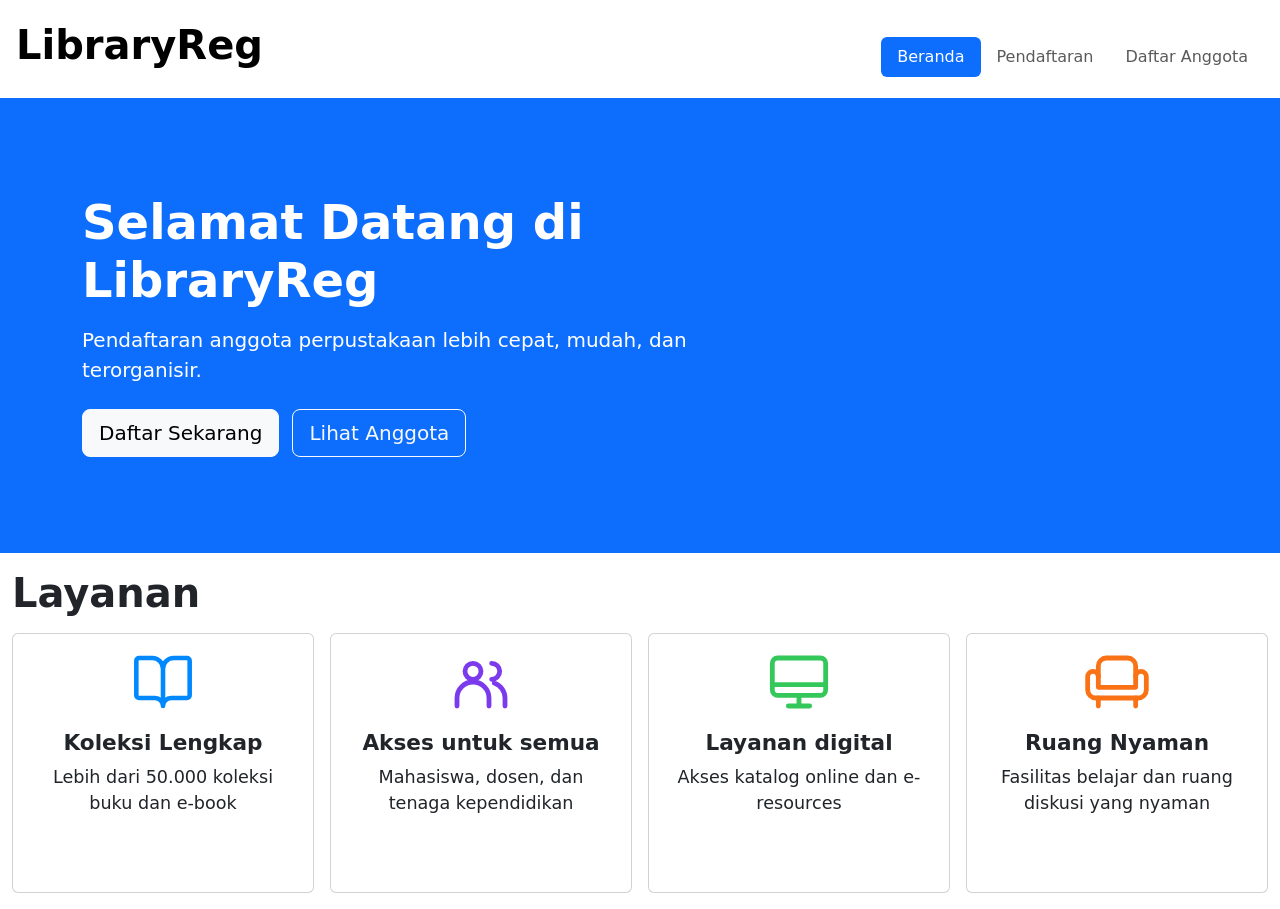
<file: ets/index.html>
<!doctype html>
<html lang="en">
  <head>
    <meta charset="utf-8" />
    <meta name="viewport" content="width=device-width, initial-scale=1" />
    <link
      href="https://cdn.jsdelivr.net/npm/bootstrap@5.3.8/dist/css/bootstrap.min.css"
      rel="stylesheet"
      integrity="sha384-sRIl4kxILFvY47J16cr9ZwB07vP4J8+LH7qKQnuqkuIAvNWLzeN8tE5YBujZqJLB"
      crossorigin="anonymous"
    />
    <style>
      .service-card {
        min-height: 260px;
      }

      .service-icon {
        width: 64px;
        height: 64px;
        object-fit: contain;
        margin: 1rem auto 0;
      }
      .card-title {
        font-weight: 700;
        font-size: 1.35rem;
      }

      .card-text {
        font-size: 1.1rem;
      }
    </style>
  </head>
  <body>
    <header class="px-3">
      <nav class="navbar navbar-expand-sm py-3">
        <div class="container-fluid px-0">
          <h2 class="navbar-brand fs-1 fw-bold">LibraryReg</h2>
          <button
            class="navbar-toggler bg-primary"
            type="button"
            data-bs-toggle="collapse"
            data-bs-target="#main-navigation"
          >
            <span class="navbar-toggler-icon"></span>
          </button>
          <div class="collapse navbar-collapse mt-3" id="main-navigation">
            <div class="navbar-nav ms-auto align-items-md-center">
              <a
                href="./"
                class="nav-link active bg-primary text-white rounded px-3"
                >Beranda</a
              >
              <a href="./pendaftaran/" class="nav-link px-3">Pendaftaran</a>
              <a href="./anggota/" class="nav-link px-3">Daftar Anggota</a>
            </div>
          </div>
        </div>
      </nav>
    </header>
    <section class="bg-primary text-white py-5">
      <div class="container py-5">
        <div class="row align-items-center g-4">
          <div class="col-12 col-lg-7">
            <h1 class="display-5 fw-bold mb-3">Selamat Datang di LibraryReg</h1>
            <p class="lead mb-4">
              Pendaftaran anggota perpustakaan lebih cepat, mudah, dan
              terorganisir.
            </p>
            <a
              href="./pendaftaran/"
              class="btn btn-light btn-lg mt-2 mt-sm-0 me-2"
              >Daftar Sekarang</a
            >
            <a
              href="./anggota/"
              class="btn btn-outline-light btn-lg mt-2 mt-sm-0"
              >Lihat Anggota</a
            >
          </div>
        </div>
      </div>
    </section>
    <div class="container-fluid pb-3">
      <div class="row">
        <h3 class="display-6 fw-bold mt-3">Layanan</h3>
      </div>
      <div class="row g-3 text-center">
        <div class="col-12 col-sm-6 col-lg-3 d-flex">
          <div class="card service-card mt-2 w-100">
            <img
              src="./assets/Koleksi lengkap — icon.svg"
              class="service-icon"
              alt=""
            />
            <div class="card-body">
              <h5 class="card-title">Koleksi Lengkap</h5>
              <p class="card-text">Lebih dari 50.000 koleksi buku dan e-book</p>
            </div>
          </div>
        </div>
        <div class="col-12 col-sm-6 col-lg-3 d-flex">
          <div class="card service-card mt-2 w-100">
            <img
              src="./assets/Akses untuk semua — icon.svg"
              class="service-icon"
              alt=""
            />
            <div class="card-body">
              <h5 class="card-title">Akses untuk semua</h5>
              <p class="card-text">Mahasiswa, dosen, dan tenaga kependidikan</p>
            </div>
          </div>
        </div>
        <div class="col-12 col-sm-6 col-lg-3 d-flex">
          <div class="card service-card mt-2 w-100">
            <img
              src="./assets/Layanan digital — icon.svg"
              class="service-icon"
              alt=""
            />
            <div class="card-body">
              <h5 class="card-title">Layanan digital</h5>
              <p class="card-text">Akses katalog online dan e-resources</p>
            </div>
          </div>
        </div>
        <div class="col-12 col-sm-6 col-lg-3 d-flex">
          <div class="card service-card mt-2 w-100">
            <img
              src="./assets/ruang nyaman — icon.svg"
              class="service-icon"
              alt=""
            />
            <div class="card-body">
              <h5 class="card-title">Ruang Nyaman</h5>
              <p class="card-text">
                Fasilitas belajar dan ruang diskusi yang nyaman
              </p>
            </div>
          </div>
        </div>
      </div>
    </div>
    <script
      src="https://cdn.jsdelivr.net/npm/bootstrap@5.3.8/dist/js/bootstrap.bundle.min.js"
      integrity="sha384-FKyoEForCGlyvwx9Hj09JcYn3nv7wiPVlz7YYwJrWVcXK/BmnVDxM+D2scQbITxI"
      crossorigin="anonymous"
    ></script>
  </body>
</html>
</file>
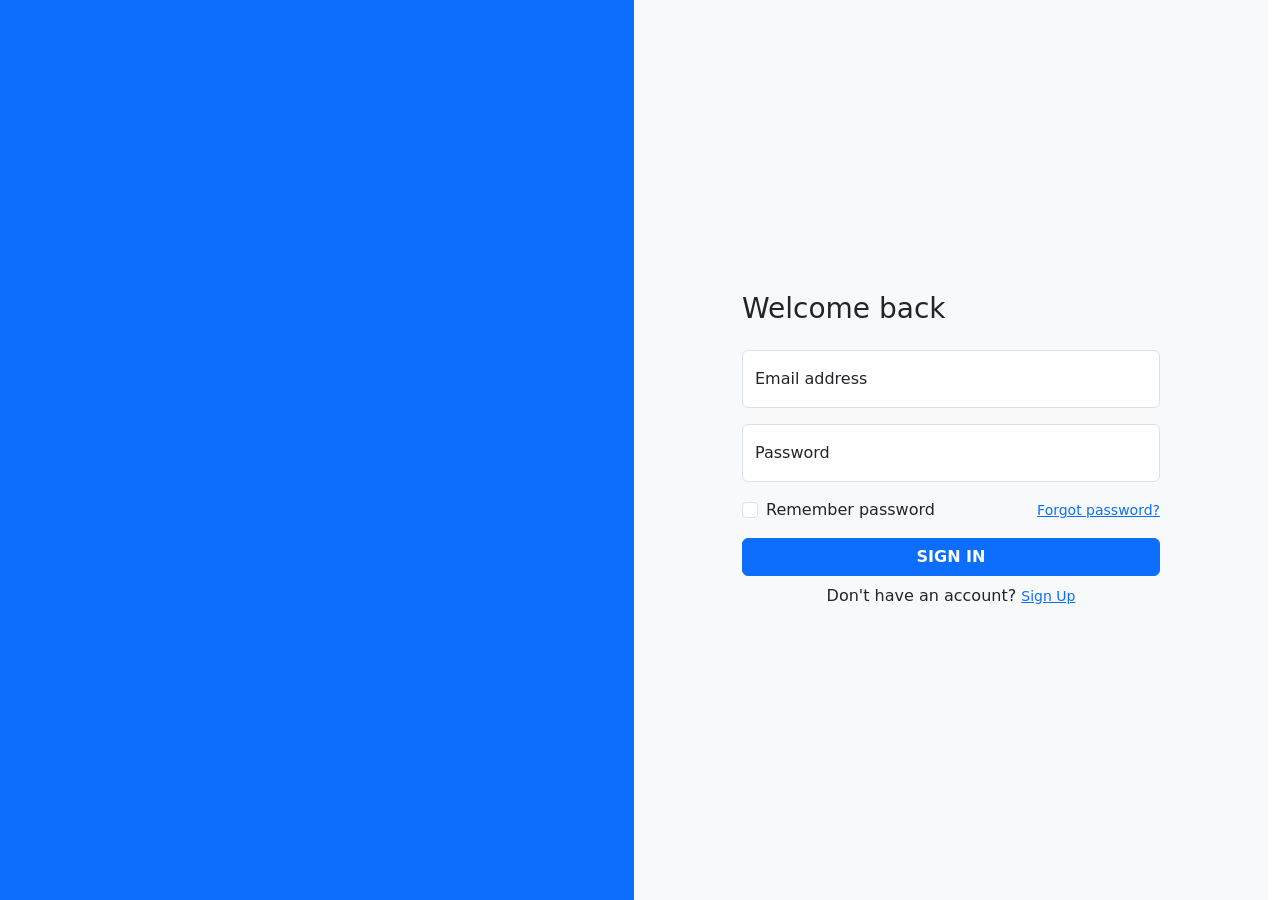
<file: latihan-bootstrap/index.html>
<!doctype html>
<html lang="en">
  <head>
    <meta charset="utf-8" />
    <meta name="viewport" content="width=device-width, initial-scale=1" />
    <link
      href="https://cdn.jsdelivr.net/npm/bootstrap@5.2.3/dist/css/bootstrap.min.css"
      rel="stylesheet"
      integrity="sha384-rbsA2VBKQhggwzxH7pPCaAqO46MgnOM80zW1RWuH61DGLwZJEdK2Kadq2F9CUG65"
      crossorigin="anonymous"
    />
  </head>
  <body style="height: 100vh">
    <div class="container-fluid ps-md-0" style="height: 100vh">
      <div class="row g-0 min-vh-100">
        <div class="d-none d-md-flex col-md-4 col-lg-6 bg-primary"></div>
        <div
          class="col-md-8 col-lg-6 d-flex align-items-center justify-content-center bg-light px-5"
        >
          <div class="login w-100 py-5">
            <div class="container">
              <div class="row">
                <div class="col mx-5">
                  <h3 class="login-heading mb-4">Welcome back</h3>
                  <form>
                    <div class="form-floating mb-3">
                      <input
                        type="email"
                        class="form-control"
                        id="emailInput"
                        placeholder="email@example.com"
                      />
                      <label for="emailInput">Email address</label>
                    </div>
                    <div class="form-floating mb-3">
                      <input
                        type="password"
                        class="form-control"
                        id="passwordInput"
                        placeholder="Password"
                      />
                      <label for="passwordInput">Password</label>
                    </div>
                    <div class="row">
                      <div class="col">
                        <div class="form-check mb-3">
                          <input
                            class="form-check-input"
                            type="checkbox"
                            value=""
                            id="rememberPassCheck"
                          />
                          <label
                            class="form-check-label"
                            for="rememberPassCheck"
                          >
                            Remember password
                          </label>
                        </div>
                      </div>
                      <div class="col">
                        <div class="text-end mb-3">
                          <a class="small" href="#">Forgot password?</a>
                        </div>
                      </div>
                    </div>
                    <div class="d-grid">
                      <a
                        class="btn btn-primary text-uppercase fw-bold mb-2"
                        href="./konten.html"
                        role="button"
                        >Sign in</a
                      >
                    </div>
                    <div class="text-center">
                      Don't have an account?
                      <a class="small" href="./register.html">Sign Up</a>
                    </div>
                  </form>
                </div>
              </div>
            </div>
          </div>
        </div>
      </div>
    </div>

    <script
      src="https://cdn.jsdelivr.net/npm/bootstrap@5.2.3/dist/js/bootstrap.bundle.min.js"
      integrity="sha384-kenU1KFdBIe4zVF0s0G1M5b4hcpxyD9F7jL+jjXkk+Q2h455rYXK/7HAuoJl+0I4"
      crossorigin="anonymous"
    ></script>
  </body>
</html>
</file>
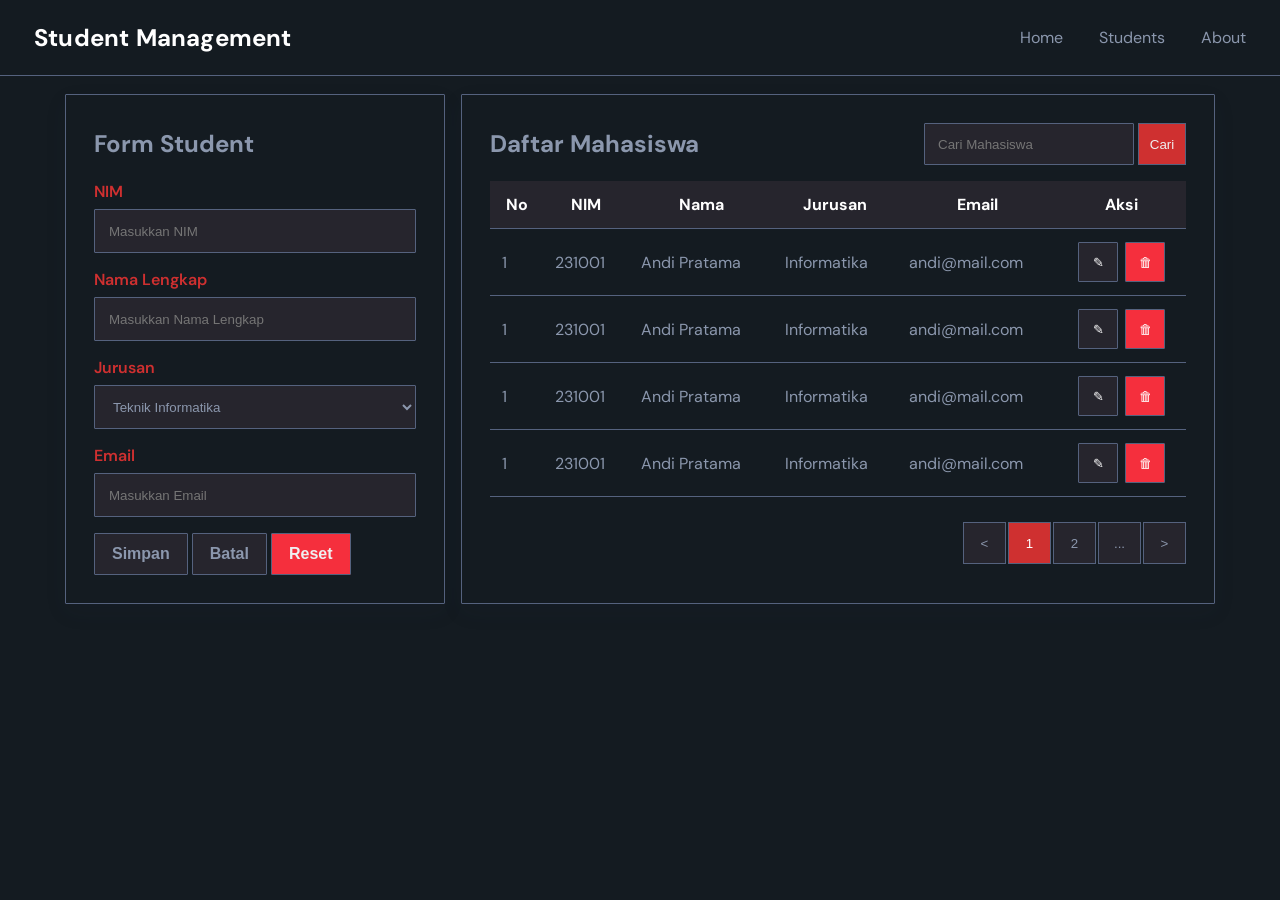
<file: student-management/index.html>
<!DOCTYPE html>
<html>
    <head>
        <link rel="preconnect" href="https://fonts.googleapis.com">
        <link rel="preconnect" href="https://fonts.gstatic.com" crossorigin>
        <link href="https://fonts.googleapis.com/css2?family=DM+Sans:wght@400;500;600;700&display=swap" rel="stylesheet">
        <link rel="stylesheet" href="./css/style.css">
    </head>
    <body>
        <nav class="navbar">
            <h1>Student Management</h1>
            <div class="nav-menu">
                <a class="" href="./"> Home </a>
                <a class="" href="./"> Students </a>
                <a class="" href="./"> About </a>
            </div>
        </nav>
        <div class="container">
            <div class="card">
                <div class="card-header">
                    <h2>Form Student</h2>
                </div>
                <form action="">
                    <div class="form-group">
                        <label for="NIM">NIM</label>
                        <input type="text" id="NIM" placeholder="Masukkan NIM">
                    </div>
                    <div class="form-group">
                        <label for="nama-lengkap">Nama Lengkap</label>
                        <input type="text" id="nama-lengkap" placeholder="Masukkan Nama Lengkap">
                    </div>
                    <div class="form-group">
                        <label for="jurusan">Jurusan</label>
                        <select name="jurusan" id="jurusan">
                            <option value="Teknik Informatika">Teknik Informatika</option>
                            <option value="Sistem Informasi">Sistem Informasi</option>
                            <option value="Teknik Elektro">Teknik Elektro</option>
                            <option value="Teknik Mesin">Teknik Mesin</option>
                        </select>
                    </div>
                    <div class="form-group">
                        <label for="email">Email</label>
                        <input type="email" id="email" placeholder="Masukkan Email">
                    </div>
                    <div class="form-btn">
                        <button type="submit" class="btn btn-primary">Simpan</button>
                        <button type="button" class="btn btn-secondary">Batal</button>
                        <button type="reset" class="btn btn-danger">Reset</button>
                    </div>
                </form>
            </div>
            <div class="card">
                <div class="card-header">
                    <h2>Daftar Mahasiswa</h2>
                    <form class="search-box" action="">
                        <input type="text" placeholder="Cari Mahasiswa" aria-label="Cari mahasiswa">
                        <button type="submit">Cari</button>
                    </form>
                </div>
                <table>
                    <thead>
                        <tr>
                            <th>No</th>
                            <th>NIM</th>
                            <th>Nama</th>
                            <th>Jurusan</th>
                            <th>Email</th>
                            <th>Aksi</th>
                        </tr>
                    </thead>
                    <tbody>
                        <tr>
                            <td>1</td>
                            <td>231001</td>
                            <td>Andi Pratama</td>
                            <td>Informatika</td>
                            <td>andi@mail.com</td>
                            <td class="actions">
                                <button type="button" class="action edit" aria-label="Edit mahasiswa">&#9998;</button>
                                <button type="button" class="action delete" aria-label="Hapus mahasiswa">&#128465;</button>
                            </td>
                        </tr>
                        <tr>
                            <td>1</td>
                            <td>231001</td>
                            <td>Andi Pratama</td>
                            <td>Informatika</td>
                            <td>andi@mail.com</td>
                            <td class="actions">
                                <button type="button" class="action edit" aria-label="Edit mahasiswa">&#9998;</button>
                                <button type="button" class="action delete" aria-label="Hapus mahasiswa">&#128465;</button>
                            </td>
                        </tr>
                        <tr>
                            <td>1</td>
                            <td>231001</td>
                            <td>Andi Pratama</td>
                            <td>Informatika</td>
                            <td>andi@mail.com</td>
                            <td class="actions">
                                <button type="button" class="action edit" aria-label="Edit mahasiswa">&#9998;</button>
                                <button type="button" class="action delete" aria-label="Hapus mahasiswa">&#128465;</button>
                            </td>
                        </tr>
                        <tr>
                            <td>1</td>
                            <td>231001</td>
                            <td>Andi Pratama</td>
                            <td>Informatika</td>
                            <td>andi@mail.com</td>
                            <td class="actions">
                                <button type="button" class="action edit" aria-label="Edit mahasiswa">&#9998;</button>
                                <button type="button" class="action delete" aria-label="Hapus mahasiswa">&#128465;</button>
                            </td>
                        </tr>
                    </tbody>
                </table>
                <div class="pagination">
                    <button type="button" aria-label="Halaman sebelumnya">&lt;</button>
                    <button type="button" class="active">1</button>
                    <button>2</button>
                    <button>...</button>
                    <button type="button" aria-label="Halaman berikutnya">&gt;</button>
                </div>
            </div>
        </div>
    </body>
</html>
</file>
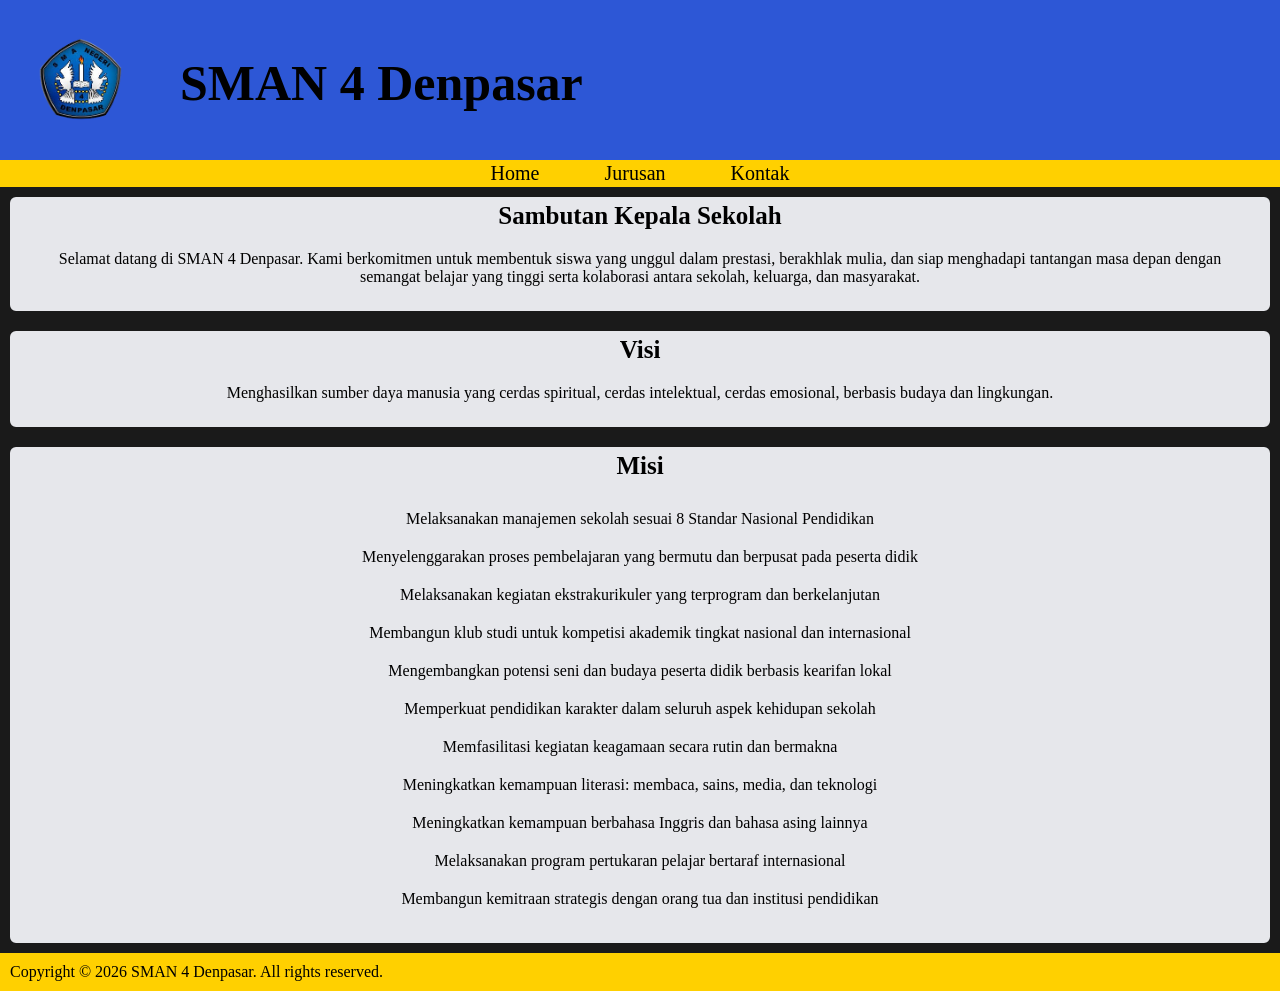
<file: web-sekolah/index.html>
<!DOCTYPE html>
<html>
    <head>
        <title>SMAN 4 Denpasar</title>
        <link rel="icon" type="image/jpg" href="./images/logo.png">
        <link rel="stylesheet" href="./css/style.css">
    </head>
    <body>
        <header>
            <img class="flex-img"src="./images/logo.png" alt="Logo SMAN 4 Denpasar" width="100" height="100"> 
            <h1 class="text-head">SMAN 4 Denpasar</h1>
        </header>
    </body>
    <nav class="navbar">
        <a class="hlinks" href="./"> Home </a>
        <a class="hlinks" href="./jurusan.html"> Jurusan </a>
        <a class="hlinks" href="./kontak.html"> Kontak </a>
    </nav>
    <section>
        <h2>Sambutan Kepala Sekolah</h2>
        <p>Selamat datang di SMAN 4 Denpasar. Kami berkomitmen untuk membentuk siswa yang unggul dalam prestasi, berakhlak mulia, dan siap menghadapi tantangan masa depan dengan semangat belajar yang tinggi serta kolaborasi antara sekolah, keluarga, dan masyarakat.</p>
    </section>
    <section>
        <h2>Visi</h2>
        <p id="visi-p">Menghasilkan sumber daya manusia yang cerdas spiritual, cerdas intelektual, cerdas emosional, berbasis budaya dan lingkungan.</p>
    </section>
    <section>
        <h2>Misi</h2>
        <ul>
            <div>

                <li>Melaksanakan manajemen sekolah sesuai 8 Standar Nasional Pendidikan</li>
                <li>Menyelenggarakan proses pembelajaran yang bermutu dan berpusat pada peserta didik</li>
                <li>Melaksanakan kegiatan ekstrakurikuler yang terprogram dan berkelanjutan</li>
                <li>Membangun klub studi untuk kompetisi akademik tingkat nasional dan internasional</li>
                <li>Mengembangkan potensi seni dan budaya peserta didik berbasis kearifan lokal</li>
                <li>Memperkuat pendidikan karakter dalam seluruh aspek kehidupan sekolah</li>
                <li>Memfasilitasi kegiatan keagamaan secara rutin dan bermakna</li>
            </div>
            <div>
                <li>Meningkatkan kemampuan literasi: membaca, sains, media, dan teknologi</li>
                <li>Meningkatkan kemampuan berbahasa Inggris dan bahasa asing lainnya</li>
                <li>Melaksanakan program pertukaran pelajar bertaraf internasional</li>
                <li>Membangun kemitraan strategis dengan orang tua dan institusi pendidikan</li>
            </div>
        </ul>
    </section>
    <footer>
        Copyright &copy; 2026 SMAN 4 Denpasar. All rights reserved.
    </footer>

</html>
</file>
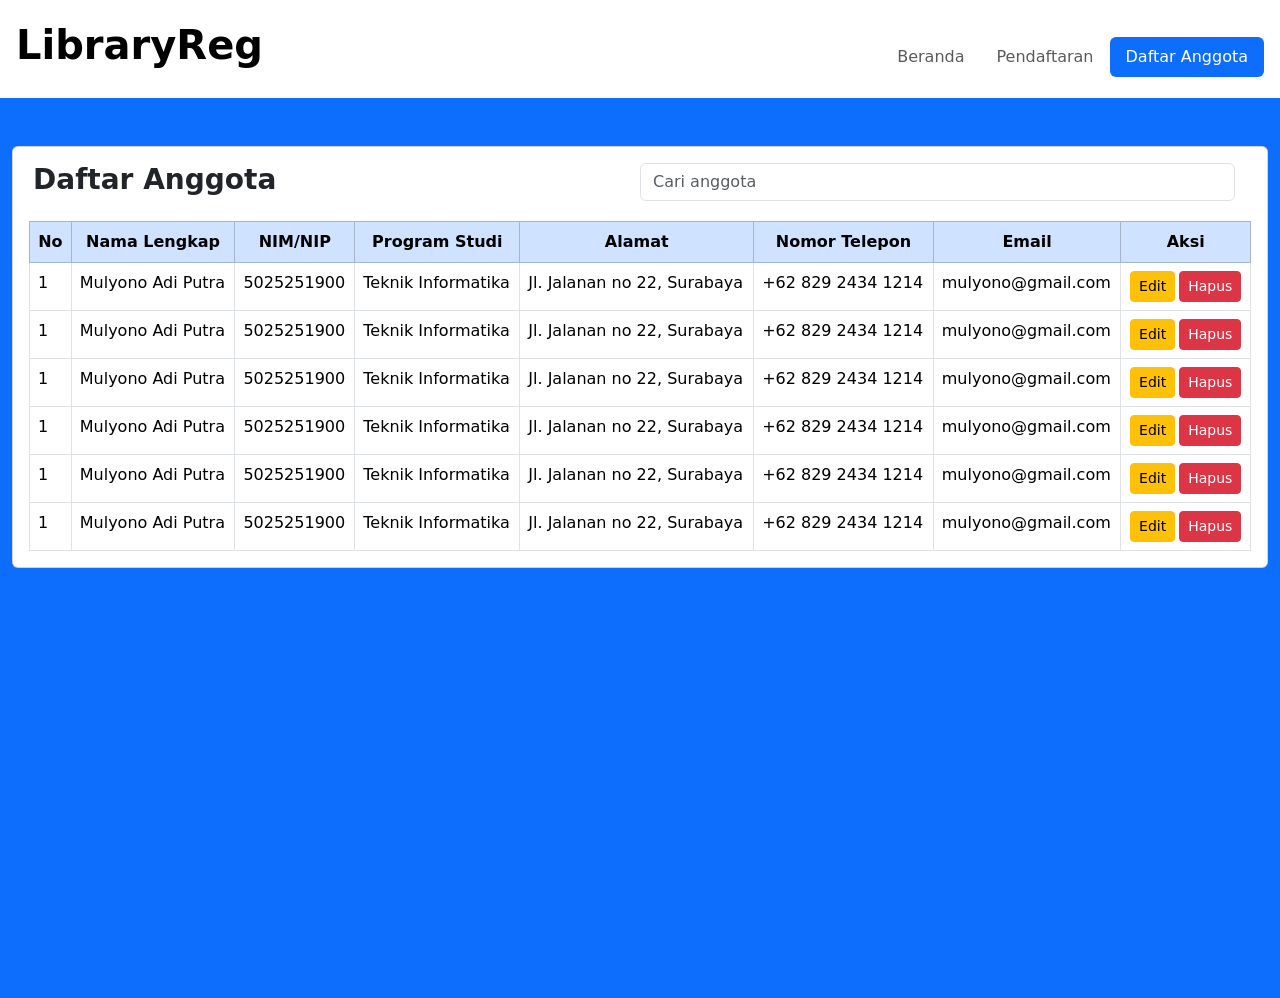
<file: ets/anggota/index.html>
<!doctype html>
<html lang="en">
  <head>
    <meta charset="utf-8" />
    <meta name="viewport" content="width=device-width, initial-scale=1" />
    <link
      href="https://cdn.jsdelivr.net/npm/bootstrap@5.3.8/dist/css/bootstrap.min.css"
      rel="stylesheet"
      integrity="sha384-sRIl4kxILFvY47J16cr9ZwB07vP4J8+LH7qKQnuqkuIAvNWLzeN8tE5YBujZqJLB"
      crossorigin="anonymous"
    />
  </head>
  <body>
    <header class="px-3">
      <nav class="navbar navbar-expand-sm py-3">
        <div class="container-fluid px-0">
          <h2 class="navbar-brand fs-1 fw-bold">LibraryReg</h2>
          <button
            class="navbar-toggler bg-primary"
            type="button"
            data-bs-toggle="collapse"
            data-bs-target="#main-navigation"
          >
            <span class="navbar-toggler-icon"></span>
          </button>
          <div class="collapse navbar-collapse mt-3" id="main-navigation">
            <div class="navbar-nav ms-auto align-items-md-center">
              <a href="../" class="nav-link px-3">Beranda</a>
              <a href="../pendaftaran/" class="nav-link px-3">Pendaftaran</a>
              <a
                href="../anggota/"
                class="nav-link px-3 text-white rounded bg-primary"
                >Daftar Anggota</a
              >
            </div>
          </div>
        </div>
      </nav>
    </header>
    <main class="container-fluid bg-primary py-5 min-vh-100">
      <div class="row">
        <div class="col-12">
          <div class="card px-3">
            <div class="card-body">
              <div class="row">
                <div class="col ps-0">
                  <h3 class="card-title fw-bold ps-0">Daftar Anggota</h3>
                </div>
                <div class="col-12 col-sm-6 ps-0">
                  <input
                    type="search"
                    class="form-control"
                    placeholder="Cari anggota"
                  />
                </div>
              </div>
            </div>
            <div class="table-responsive">
              <table class="table table-bordered">
                <thead>
                  <tr class="table-primary text-center">
                    <th scope="col">No</th>
                    <th scope="col">Nama Lengkap</th>
                    <th scope="col">NIM/NIP</th>
                    <th scope="col">Program Studi</th>
                    <th scope="col">Alamat</th>
                    <th scope="col">Nomor Telepon</th>
                    <th scope="col">Email</th>
                    <th scope="col">Aksi</th>
                  </tr>
                </thead>
                <tbody>
                  <tr>
                    <th class="fw-normal">1</th>
                    <th class="fw-normal">Mulyono Adi Putra</th>
                    <th class="fw-normal">5025251900</th>
                    <th class="fw-normal">Teknik Informatika</th>
                    <th class="fw-normal">Jl. Jalanan no 22, Surabaya</th>
                    <th class="fw-normal">+62 829 2434 1214</th>
                    <th class="fw-normal">mulyono@gmail.com</th>
                    <th>
                      <div class="col d-flex justify-content-center gap-1">
                        <button class="btn btn-warning btn-sm">Edit</button>
                        <button class="btn btn-danger btn-sm">Hapus</button>
                      </div>
                    </th>
                  </tr>

                  <tr>
                    <th class="fw-normal">1</th>
                    <th class="fw-normal">Mulyono Adi Putra</th>
                    <th class="fw-normal">5025251900</th>
                    <th class="fw-normal">Teknik Informatika</th>
                    <th class="fw-normal">Jl. Jalanan no 22, Surabaya</th>
                    <th class="fw-normal">+62 829 2434 1214</th>
                    <th class="fw-normal">mulyono@gmail.com</th>
                    <th>
                      <div class="col d-flex justify-content-center gap-1">
                        <button class="btn btn-warning btn-sm">Edit</button>
                        <button class="btn btn-danger btn-sm">Hapus</button>
                      </div>
                    </th>
                  </tr>

                  <tr>
                    <th class="fw-normal">1</th>
                    <th class="fw-normal">Mulyono Adi Putra</th>
                    <th class="fw-normal">5025251900</th>
                    <th class="fw-normal">Teknik Informatika</th>
                    <th class="fw-normal">Jl. Jalanan no 22, Surabaya</th>
                    <th class="fw-normal">+62 829 2434 1214</th>
                    <th class="fw-normal">mulyono@gmail.com</th>
                    <th>
                      <div class="col d-flex justify-content-center gap-1">
                        <button class="btn btn-warning btn-sm">Edit</button>
                        <button class="btn btn-danger btn-sm">Hapus</button>
                      </div>
                    </th>
                  </tr>
                  <tr>
                    <th class="fw-normal">1</th>
                    <th class="fw-normal">Mulyono Adi Putra</th>
                    <th class="fw-normal">5025251900</th>
                    <th class="fw-normal">Teknik Informatika</th>
                    <th class="fw-normal">Jl. Jalanan no 22, Surabaya</th>
                    <th class="fw-normal">+62 829 2434 1214</th>
                    <th class="fw-normal">mulyono@gmail.com</th>
                    <th>
                      <div class="col d-flex justify-content-center gap-1">
                        <button class="btn btn-warning btn-sm">Edit</button>
                        <button class="btn btn-danger btn-sm">Hapus</button>
                      </div>
                    </th>
                  </tr>
                  <tr>
                    <th class="fw-normal">1</th>
                    <th class="fw-normal">Mulyono Adi Putra</th>
                    <th class="fw-normal">5025251900</th>
                    <th class="fw-normal">Teknik Informatika</th>
                    <th class="fw-normal">Jl. Jalanan no 22, Surabaya</th>
                    <th class="fw-normal">+62 829 2434 1214</th>
                    <th class="fw-normal">mulyono@gmail.com</th>
                    <th>
                      <div class="col d-flex justify-content-center gap-1">
                        <button class="btn btn-warning btn-sm">Edit</button>
                        <button class="btn btn-danger btn-sm">Hapus</button>
                      </div>
                    </th>
                  </tr>
                  <tr>
                    <th class="fw-normal">1</th>
                    <th class="fw-normal">Mulyono Adi Putra</th>
                    <th class="fw-normal">5025251900</th>
                    <th class="fw-normal">Teknik Informatika</th>
                    <th class="fw-normal">Jl. Jalanan no 22, Surabaya</th>
                    <th class="fw-normal">+62 829 2434 1214</th>
                    <th class="fw-normal">mulyono@gmail.com</th>
                    <th>
                      <div class="col d-flex justify-content-center gap-1">
                        <button class="btn btn-warning btn-sm">Edit</button>
                        <button class="btn btn-danger btn-sm">Hapus</button>
                      </div>
                    </th>
                  </tr>
                </tbody>
              </table>
            </div>
          </div>
        </div>
      </div>
    </main>
    <script
      src="https://cdn.jsdelivr.net/npm/bootstrap@5.3.8/dist/js/bootstrap.bundle.min.js"
      integrity="sha384-FKyoEForCGlyvwx9Hj09JcYn3nv7wiPVlz7YYwJrWVcXK/BmnVDxM+D2scQbITxI"
      crossorigin="anonymous"
    ></script>
  </body>
</html>
</file>
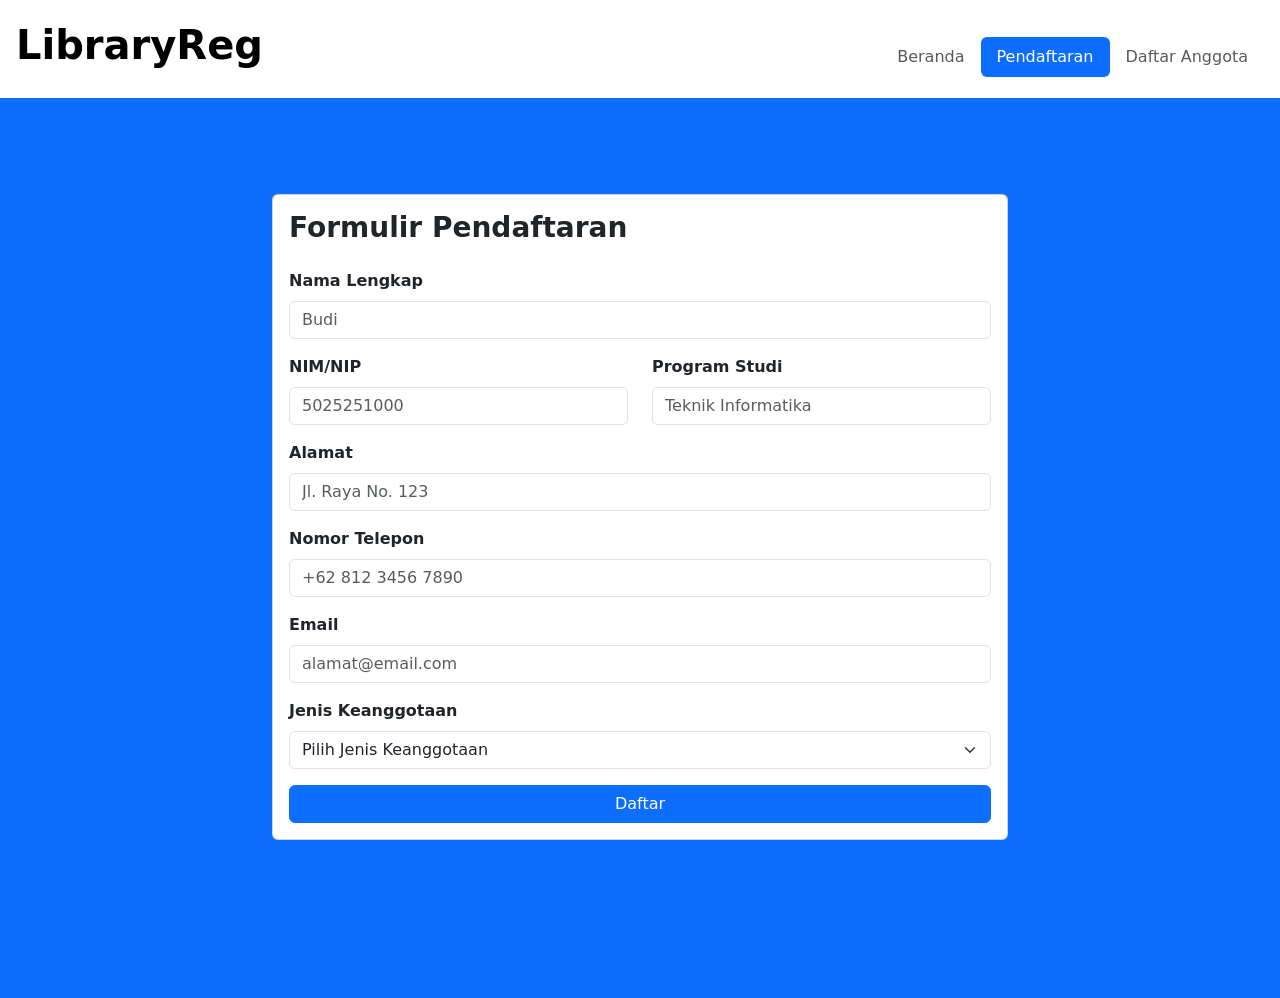
<file: ets/pendaftaran/index.html>
<!doctype html>
<html lang="en">
  <head>
    <meta charset="utf-8" />
    <meta name="viewport" content="width=device-width, initial-scale=1" />
    <link
      href="https://cdn.jsdelivr.net/npm/bootstrap@5.3.8/dist/css/bootstrap.min.css"
      rel="stylesheet"
      integrity="sha384-sRIl4kxILFvY47J16cr9ZwB07vP4J8+LH7qKQnuqkuIAvNWLzeN8tE5YBujZqJLB"
      crossorigin="anonymous"
    />
    <style>
      form label {
        font-weight: 600;
      }
    </style>
  </head>
  <body>
    <header class="px-3">
      <nav class="navbar navbar-expand-sm py-3">
        <div class="container-fluid px-0">
          <h2 class="navbar-brand fs-1 fw-bold">LibraryReg</h2>
          <button
            class="navbar-toggler bg-primary"
            type="button"
            data-bs-toggle="collapse"
            data-bs-target="#main-navigation"
          >
            <span class="navbar-toggler-icon"></span>
          </button>
          <div class="collapse navbar-collapse mt-3" id="main-navigation">
            <div class="navbar-nav ms-auto align-items-md-center">
              <a href="../" class="nav-link px-3">Beranda</a>
              <a
                href="../pendaftaran/"
                class="nav-link px-3 text-white rounded bg-primary"
                >Pendaftaran</a
              >
              <a href="../anggota/" class="nav-link px-3">Daftar Anggota</a>
            </div>
          </div>
        </div>
      </nav>
    </header>
    <section class="bg-primary text-white py-5 min-vh-100">
      <div class="container py-5">
        <div class="row align-items-center justify-content-center">
          <div class="col-12 col-lg-8">
            <div class="card">
              <div class="card-body">
                <h3 class="card-title fw-bold mb-4">Formulir Pendaftaran</h3>
                <form id="formDaftar">
                  <label for="inNama" class="form-label">Nama Lengkap</label>
                  <input
                    type="text"
                    class="form-control mb-3"
                    id="inNama"
                    placeholder="Budi"
                    required
                  />
                  <div class="row">
                    <div class="col-12 col-sm-6">
                      <label for="inNIM" class="form-label">NIM/NIP</label>
                      <input
                        type="text"
                        class="form-control mb-3"
                        id="inNIM"
                        placeholder="5025251000"
                        required
                      />
                    </div>
                    <div class="col-12 col-sm-6">
                      <label for="inProdi" class="form-label"
                        >Program Studi</label
                      >
                      <input
                        type="text"
                        class="form-control mb-3"
                        id="inProdi"
                        placeholder="Teknik Informatika"
                        required
                      />
                    </div>
                  </div>
                  <label for="inAlamat" class="form-label">Alamat</label>
                  <input
                    type="text"
                    class="form-control mb-3"
                    id="inAlamat"
                    placeholder="Jl. Raya No. 123"
                    required
                  />
                  <label for="inTlp" class="form-label">Nomor Telepon</label>
                  <input
                    type="text"
                    class="form-control mb-3"
                    id="inTlp"
                    placeholder="+62 812 3456 7890"
                    required
                  />
                  <label for="inEmail" class="form-label">Email</label>
                  <input
                    type="email"
                    class="form-control mb-3"
                    id="inEmail"
                    placeholder="alamat@email.com"
                    required
                  />
                  <label for="inJenis" class="form-label"
                    >Jenis Keanggotaan</label
                  >
                  <select class="form-select mb-3" id="inJenis" required>
                    <option value="" selected disabled>
                      Pilih Jenis Keanggotaan
                    </option>
                    <option value="Mahasiswa">Mahasiswa</option>
                    <option value="Dosen">Dosen</option>
                    <option value="Umum">Umum</option>
                  </select>
                  <input
                    type="submit"
                    class="btn btn-primary w-100"
                    value="Daftar"
                  />
                </form>
              </div>
            </div>
          </div>
        </div>
      </div>
    </section>
    <script
      src="https://cdn.jsdelivr.net/npm/bootstrap@5.3.8/dist/js/bootstrap.bundle.min.js"
      integrity="sha384-FKyoEForCGlyvwx9Hj09JcYn3nv7wiPVlz7YYwJrWVcXK/BmnVDxM+D2scQbITxI"
      crossorigin="anonymous"
    ></script>
  </body>
</html>
</file>
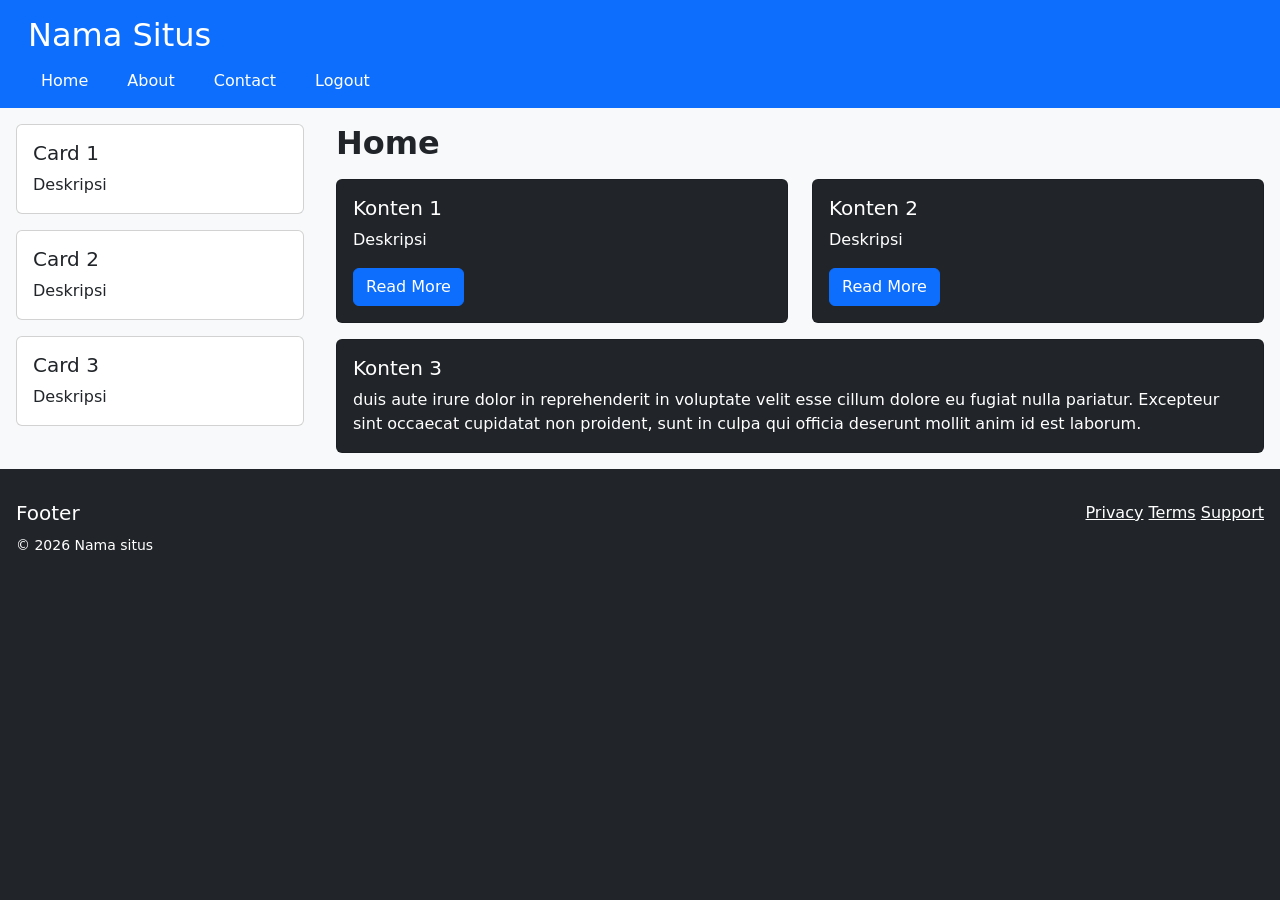
<file: latihan-bootstrap/konten.html>
<!doctype html>
<html lang="en">
  <head>
    <meta charset="utf-8" />
    <meta name="viewport" content="width=device-width, initial-scale=1" />
    <link
      href="https://cdn.jsdelivr.net/npm/bootstrap@5.2.3/dist/css/bootstrap.min.css"
      rel="stylesheet"
      integrity="sha384-rbsA2VBKQhggwzxH7pPCaAqO46MgnOM80zW1RWuH61DGLwZJEdK2Kadq2F9CUG65"
      crossorigin="anonymous"
    />
  </head>
  <body class="bg-dark">
    <header class="bg-primary text-white px-3 pt-3 pb-2">
      <div class="container-fluid">
        <h2>Nama Situs</h2>
        <nav class="mt-1">
          <a href="#" class="btn text-white me-2">Home</a>
          <a href="#" class="btn text-white me-2">About</a>
          <a href="#" class="btn text-white me-2">Contact</a>
          <a href="./index.html" class="btn text-white me-2">Logout</a>
        </nav>
      </div>
    </header>
    <div class="container-fluid bg-light">
      <div class="row">
        <main class="col-md-9 p-3 order-1 order-md-2">
          <h2 class="mb-3 fw-bold">Home</h2>
          <div class="row mb-3">
            <div class="col">
              <div class="card md-6 bg-dark text-white">
                <div class="card-body">
                  <h5 class="card-title">Konten 1</h5>
                  <p class="card-text">Deskripsi</p>
                  <a href="#" class="btn btn-primary">Read More</a>
                </div>
              </div>
            </div>
            <div class="col">
              <div class="card md-6 bg-dark text-white">
                <div class="card-body">
                  <h5 class="card-title">Konten 2</h5>
                  <p class="card-text">Deskripsi</p>
                  <a href="#" class="btn btn-primary">Read More</a>
                </div>
              </div>
            </div>
          </div>
          <div class="col mt-3">
            <div class="card bg-dark text-white">
              <div class="card-body">
                <h5 class="card-title">Konten 3</h5>
                <p class="card-text">
                  duis aute irure dolor in reprehenderit in voluptate velit esse
                  cillum dolore eu fugiat nulla pariatur. Excepteur sint
                  occaecat cupidatat non proident, sunt in culpa qui officia
                  deserunt mollit anim id est laborum.
                </p>
              </div>
            </div>
          </div>
        </main>
        <aside class="col-md-3 p-3 order-2 order-md-1">
          <div class="card mb-3">
            <div class="card-body">
              <h5 class="card-title">Card 1</h5>
              <p class="card-text">Deskripsi</p>
            </div>
          </div>
          <div class="card mb-3">
            <div class="card-body">
              <h5 class="card-title">Card 2</h5>
              <p class="card-text">Deskripsi</p>
            </div>
          </div>
          <div class="card mb-3">
            <div class="card-body">
              <h5 class="card-title">Card 3</h5>
              <p class="card-text">Deskripsi</p>
            </div>
          </div>
        </aside>
      </div>
    </div>
    <footer class="bg-dark py-3 text-white">
      <div class="container-fluid p-3 d-flex justify-content-between">
        <div class="col">
          <h5>Footer</h5>
          <small>&copy; 2026 Nama situs</small>
        </div>
        <div class="col text-end">
          <a class="text-white" href="#">Privacy</a>
          <a class="text-white" href="#">Terms</a>
          <a class="text-white" href="#">Support</a>
        </div>
      </div>
    </footer>
    <script
      src="https://cdn.jsdelivr.net/npm/bootstrap@5.2.3/dist/js/bootstrap.bundle.min.js"
      integrity="sha384-kenU1KFdBIe4zVF0s0G1M5b4hcpxyD9F7jL+jjXkk+Q2h455rYXK/7HAuoJl+0I4"
      crossorigin="anonymous"
    ></script>
  </body>
</html>
</file>
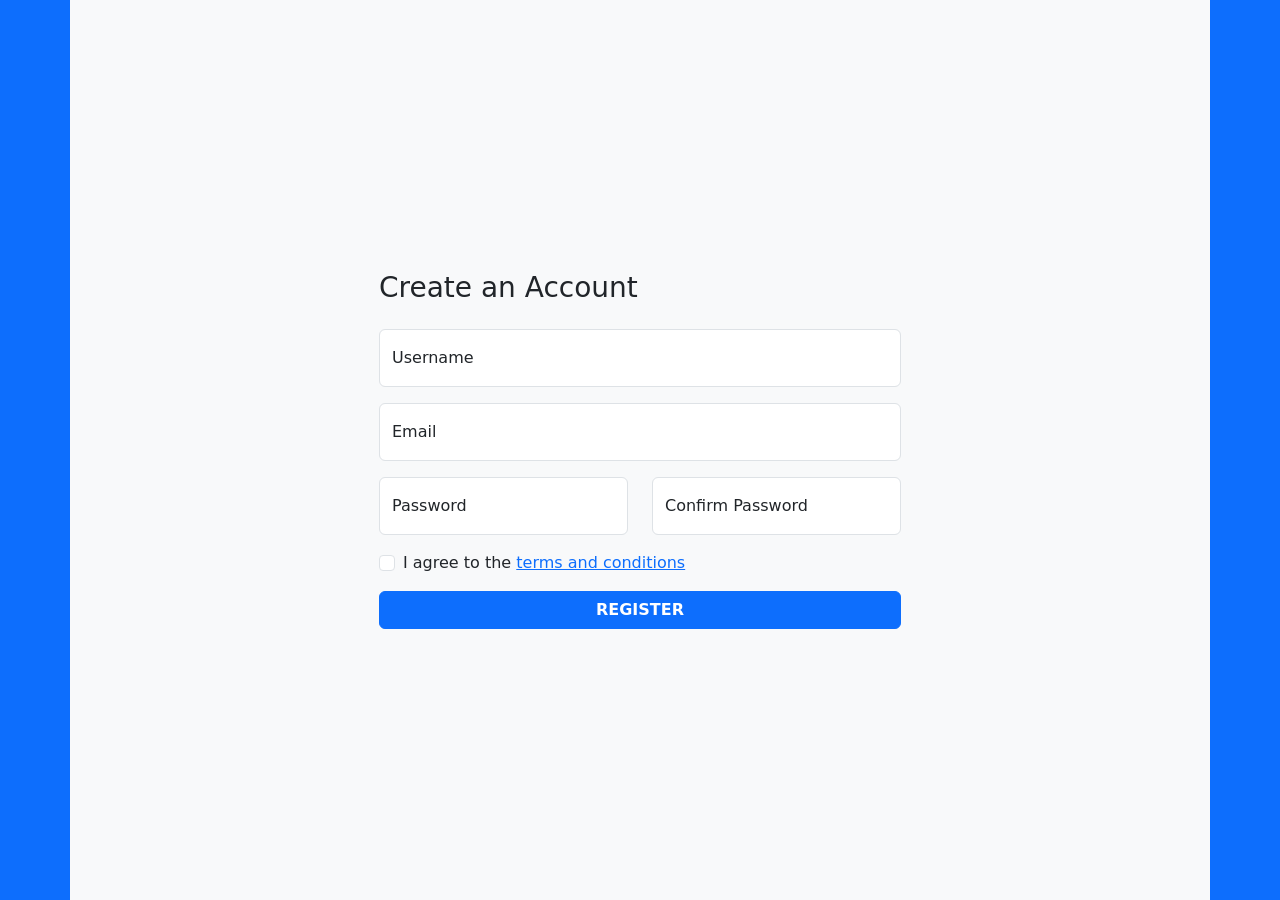
<file: latihan-bootstrap/register.html>
<!doctype html>
<html lang="en">
  <head>
    <meta charset="utf-8" />
    <meta name="viewport" content="width=device-width, initial-scale=1" />
    <link
      href="https://cdn.jsdelivr.net/npm/bootstrap@5.2.3/dist/css/bootstrap.min.css"
      rel="stylesheet"
      integrity="sha384-rbsA2VBKQhggwzxH7pPCaAqO46MgnOM80zW1RWuH61DGLwZJEdK2Kadq2F9CUG65"
      crossorigin="anonymous"
    />
  </head>
  <body class="bg-primary" style="height: 100vh">
    <div class="container">
      <div class="row d-flex min-vh-100 bg-light justify-content-center">
        <div
          class="col-xs-12 col-sm-8 col-md-6 d-flex align-items-center justify-content-center"
        >
          <div class="container">
            <div class="row">
              <div class="col">
                <h3 class="mb-4">Create an Account</h3>
                <form>
                  <div class="form-floating mb-3">
                    <input
                      type="text"
                      class="form-control"
                      id="inputUsername"
                      placeholder="Username"
                    />
                    <label for="inputUsername">Username</label>
                  </div>
                  <div class="form-floating mb-3">
                    <input
                      type="email"
                      class="form-control"
                      id="inputEmail"
                      placeholder="email@example.com"
                    />
                    <label for="inputEmail">Email</label>
                  </div>
                  <div class="row">
                    <div class="col">
                      <div class="form-floating mb-3">
                        <input
                          type="password"
                          class="form-control"
                          id="inputPass"
                          placeholder="Password"
                        />
                        <label for="inputPass">Password</label>
                      </div>
                    </div>
                    <div class="col">
                      <div class="form-floating mb-3">
                        <input
                          type="password"
                          class="form-control"
                          id="confirmPass"
                          placeholder="Confirm Password"
                        />
                        <label for="confirmPass">Confirm Password</label>
                      </div>
                    </div>
                  </div>
                  <div class="form-check mb-3">
                    <input
                      class="form-check-input"
                      type="checkbox"
                      value=""
                      id="agreeTermsCheck"
                    />
                    <label class="form-check-label" for="agreeTermsCheck">
                      I agree to the <a href="#">terms and conditions</a>
                    </label>
                  </div>
                  <div class="d-grid">
                    <a
                      class="btn btn-primary text-uppercase fw-bold"
                      href="./index.html"
                      role="button"
                      >Register</a
                    >
                  </div>
                </form>
              </div>
            </div>
          </div>
        </div>
      </div>
    </div>
    <script
      src="https://cdn.jsdelivr.net/npm/bootstrap@5.2.3/dist/js/bootstrap.bundle.min.js"
      integrity="sha384-kenU1KFdBIe4zVF0s0G1M5b4hcpxyD9F7jL+jjXkk+Q2h455rYXK/7HAuoJl+0I4"
      crossorigin="anonymous"
    ></script>
  </body>
</html>
</file>
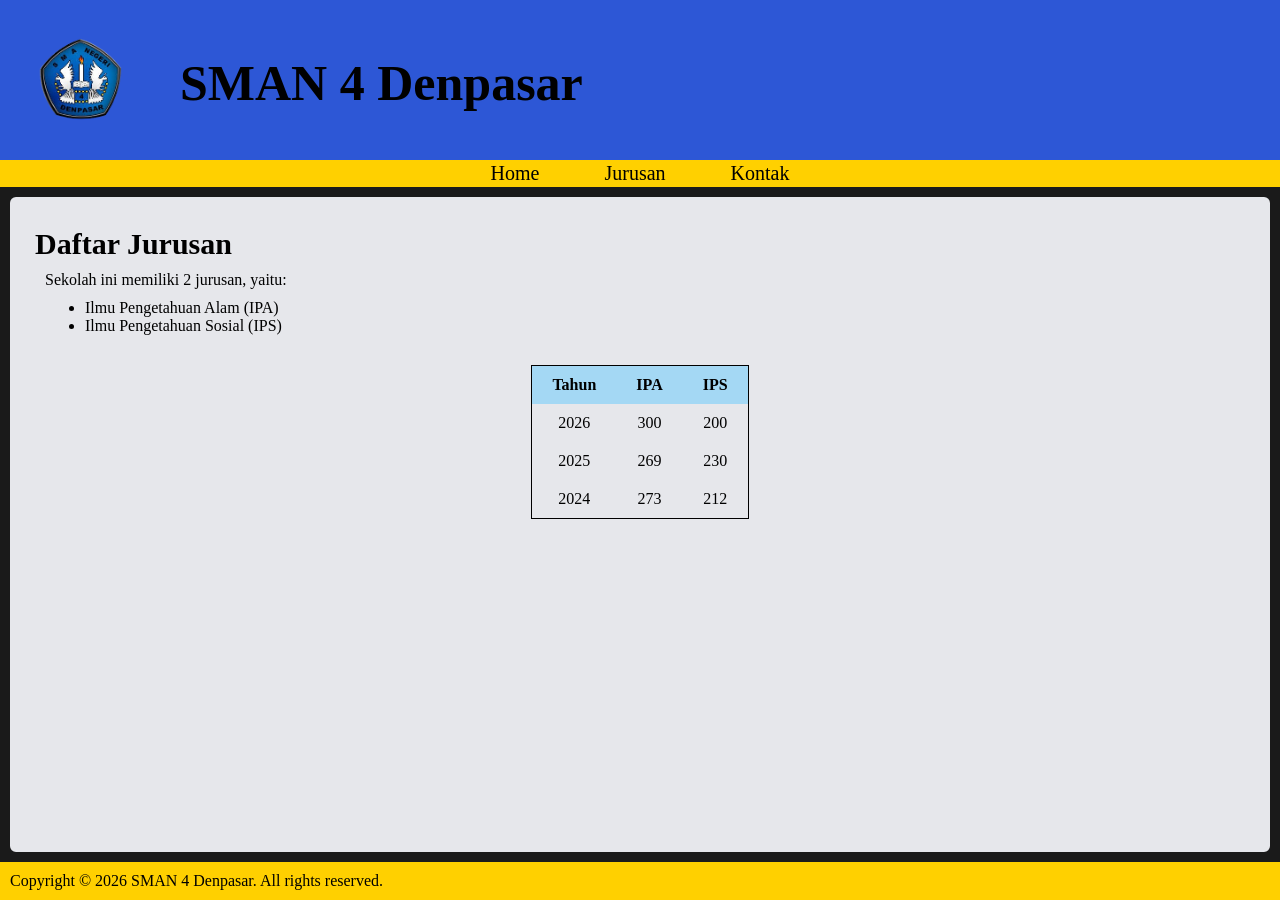
<file: web-sekolah/jurusan.html>
<!DOCTYPE html>
<html>
    <head>
        <title>Daftar Jurusan</title>
        <link rel="icon" type="image/jpg" href="./images/logo.png">
        <link rel="stylesheet" href="./css/style.css">
    </head>
    <body>
        <header>
            <img class="flex-img"src="./images/logo.png" alt="Logo SMAN 4 Denpasar" width="100" height="100"> 
            <h1 class="text-head">SMAN 4 Denpasar</h1>
        </header>
        <nav class="navbar">
            <a class="hlinks" href="./"> Home </a>
            <a class="hlinks" href="./jurusan.html"> Jurusan </a>
            <a class="hlinks" href="./kontak.html"> Kontak </a>
        </nav>
        <main>
            <h2 class="submenu-head">Daftar Jurusan</h2>
            <p>Sekolah ini memiliki 2 jurusan, yaitu:</p> 
            <ul>
                <li>Ilmu Pengetahuan Alam (IPA)</li>
                <li>Ilmu Pengetahuan Sosial (IPS)</li>
            </ul>
    
            <table>
                <tr>
                    <th>Tahun</th>
                    <th>IPA</th>
                    <th>IPS</th>
                </tr>
                <tr>
                    <td>2026</td>
                    <td>300</td>
                    <td>200</td>
                </tr>
                <tr>
                    <td>2025</td>
                    <td>269</td>
                    <td>230</td>
                </tr>
                <tr>
                    <td>2024</td>
                    <td>273</td>
                    <td>212</td>
                </tr>
            </table>
        </main>
        <footer>
            Copyright &copy; 2026 SMAN 4 Denpasar. All rights reserved.
        </footer>
    </body>
</html>
</file>
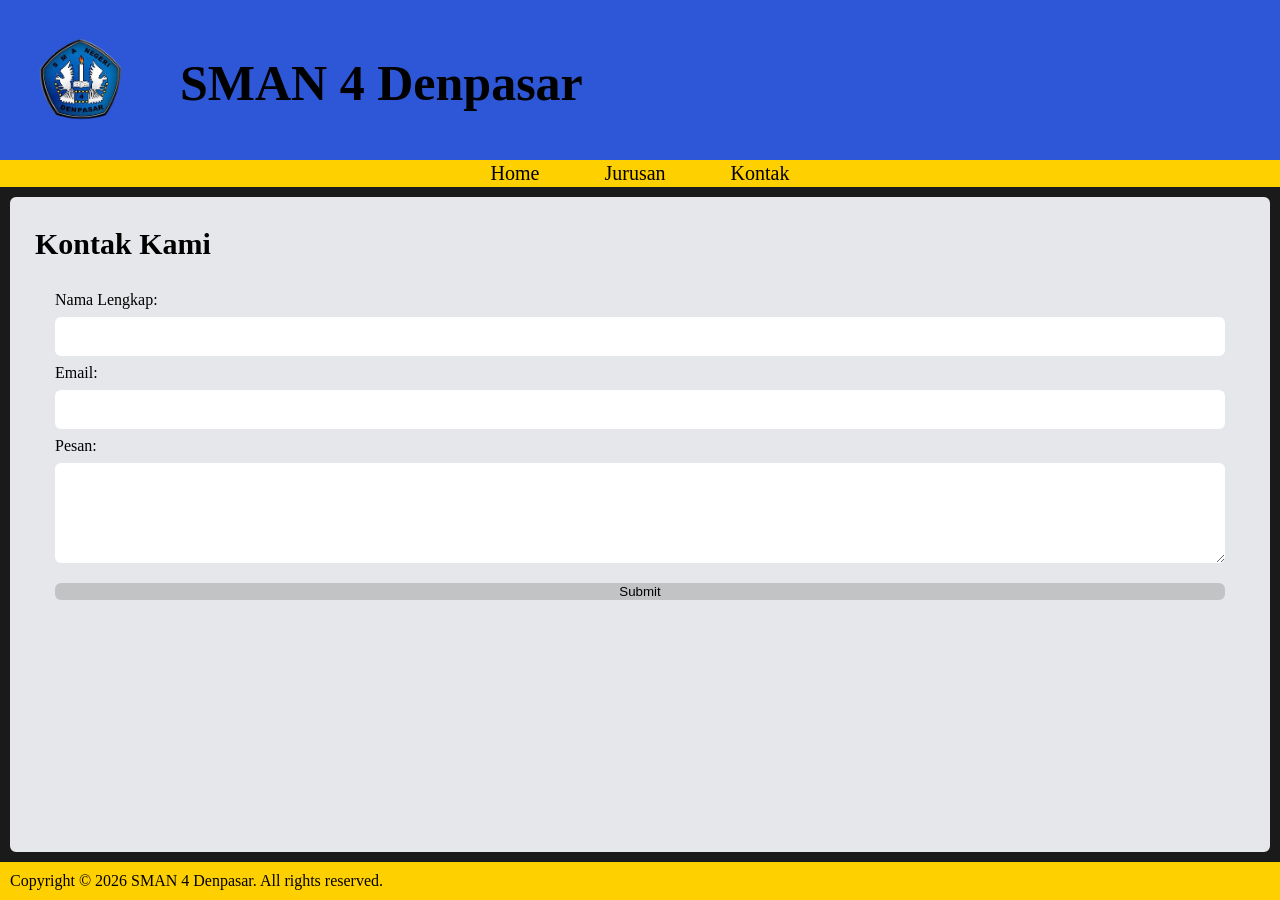
<file: web-sekolah/kontak.html>
<!DOCTYPE html>
<html>
    <head>
        <title>Kontak</title>
        <link rel="icon" type="image/jpg" href="./images/logo.png">
        <link rel="stylesheet" href="./css/style.css">
    </head>
    <body>
        <header>
            <img class="flex-img"src="./images/logo.png" alt="Logo SMAN 4 Denpasar" width="100" height="100"> 
            <h1 class="text-head">SMAN 4 Denpasar</h1>
        </header>
        <nav class="navbar">
            <a class="hlinks" href="./"> Home </a>
            <a class="hlinks" href="./jurusan.html"> Jurusan </a>
            <a class="hlinks" href="./kontak.html"> Kontak </a>
        </nav>
        <main>
            <h2>Kontak Kami</h2>
            <form action="">
                <label for="namalengkap">Nama Lengkap:</label>
                <input type="text" id="namalengkap">
                <br>
                <label for="email">Email:</label>
                <input type="email" id="email">
                <br>
                <label for="pesan">Pesan:</label>
                <textarea id="pesan"></textarea>
                <br>
                <button type="submit">Submit</button>
            </form> 
        </main>
        <footer>
            Copyright &copy; 2026 SMAN 4 Denpasar. All rights reserved.
        </footer>
    </body>
</html>
</file>
<file: student-management/css/style.css>
* {
    margin: 0;
    padding: 0;
    box-sizing: border-box;
}

body {
    min-height: 100vh;
    font-family: "DM Sans", Arial, sans-serif;
    color: #8b97ad;
    background: #141b21;
}

:root {
    --primary: #26252d;
    --primary-dark: #141b21;
    --danger: #f52f3d;
    --secondary: #cf3030;
    --border: #55627e;
    --text: #182235;
    --surface: #26252d;
    --radius: 1px;
}

.navbar h1,
.card header h2{
    font-family: "Oswald", "DM Sans", Arial, sans-serif;
    letter-spacing: 0.2px;
}
.navbar {
    height: 76px;
    padding: 0 34px;
    display: flex;
    align-items: center;
    justify-content: space-between;
    color: white;
    background: #141b21;
    border-bottom: solid var(--border) 1px;
}

.nav-menu {
    display: flex;
    align-items: center;
    gap: 36px;
}

a{
    text-decoration: none;
    color: #8b97ad;
}

a:hover{
    color: var(--secondary);
}


.container {
    width: min(1150px, calc(100% - 32px));
    margin: 18px auto;
    display: grid;
    grid-template-columns: 380px 1fr;
    gap: 16px;
}

.card {
    background: var(--primary-dark);
    border: 1px solid var(--border);
    border-radius: var(--radius);
    padding: 28px;
    box-shadow: 0 8px 22px rgba(33, 54, 79, .08);
}

.card-header{
    display: flex;
    align-items: flex-start;
    justify-content: space-between;
    min-height: 42px;
    padding-bottom: 16px;
}

.card-header h2 {
    color: #8b97ad;
    line-height: 42px;
}

.form-group {
    margin-bottom: 16px;
}

.form-group label {
    display: block;
    margin-bottom: 7px;
    font-weight: 600;
    color: var(--secondary);
}

.form-group input,
.form-group select {
    width: 100%;
    height: 44px;
    padding: 0 14px;
    border: 1px solid var(--border);
    border-radius: var(--radius);
    background-color: var(--primary);
    color: #8b97ad;
}

.form-group input:focus,
.form-group select:focus {
    outline: none;
    border-color: var(--secondary);
    box-shadow: 0 0 0 0 var(--secondary);
    border-radius: var(--radius);
}

.form-btn{
    display: flex;
    align-items: center;
    gap: 4px;
    margin-top: 4px;
}

.form-btn button{
    font-size: 16px;
}

.btn {
    min-height: 42px;
    padding: 0 17px;
    border: solid 1px var(--border);
    border-radius: var(--radius);
    color: #8b97ad;
    font-weight: 600;
    cursor: pointer;
}

.btn:hover,
.action:hover,
.search-box button:hover,
.pagination button:hover {
    color: var(--secondary);
    border: solid 1px var(--secondary);
}

.btn-danger:hover,
.delete:hover,
.pagination .active:hover,
.search-box button:hover{
    background-color: rgb(239, 239, 240);
}

.btn-primary {
    background: var(--primary);
}

.btn-secondary {
    background: var(--primary);
}

.btn-danger {
    background: var(--danger);
    color: rgb(239, 239, 240)
}


.search-box {
    display: flex;
    height: 42px;
    gap: 4px;
}

.search-box input {
    width: 210px;
    padding: 0 13px;
    background-color: var(--primary);
    color: #8b97ad;
    border: solid 1px var(--border);
    border-radius: var(--radius);
}

.search-box input:focus {
    outline: none;
    border-color: var(--danger);
    box-shadow: 0 0 0 0 var(--danger);
}

.search-box button {
    width: 48px;
    background-color: var(--secondary);
    border: solid 1px var(--border);
    color: rgb(239, 239, 240);
    cursor: pointer;
}

table {
    width: 100%;
    border-collapse: separate;
    border-spacing: 0;
}

th,
td {
    padding: 13px 12px;
    border-bottom: 1px solid var(--border);
}

th {
    color: white;
    background: var(--primary);
}

tbody tr:hover {
    background: var(--primary);
}

.actions {
    display: flex;
    align-items: center;
    justify-content: center;
    gap: 7px;
}

.action {
    width: 40px;
    height: 40px;
    border: solid 1px var(--border);
    border-radius: var(--radius);
    color: white;
    cursor: pointer;
    transition: box-shadow .2s ease, transform .2s ease, filter .2s ease;
}

.edit {
    background: var(--primary);
}

.delete {
    background: var(--danger);
}

.pagination {
    display: flex;
    justify-content: flex-end;
    margin-top: 25px;
    gap: 2px;
}

.pagination button {
    min-width: 43px;
    height: 42px;
    border: 1px solid var(--border);
    color: #8b97ad;
    background: var(--primary);
    cursor: pointer;
    transition: box-shadow .2s ease, transform .2s ease, filter .2s ease;
}

.pagination .active {
    color: white;
    background: var(--secondary);
}
</file>
<file: web-sekolah/css/style.css>
body{
    background-color: rgb(26, 26, 26);
    margin: 0px;
    display: flex;
    flex-direction: column;
    min-height: 100vh;
}

header{
    margin: 0px;
    display:flex;
    background-color: rgb(45, 87, 214);
    text-align: left;
    padding: 10px;
}
header img{
    margin: 20px
}


.text-head{
    color: rgb(0, 0, 0);
    font-size: 50px;
    padding-left: 30px;
    padding-top: 10px;
}



.navbar{
    text-align: center;
    background-color: rgb(255, 208, 0);
    padding: 2px;
}
.hlinks{
    text-decoration: none;
    color: black;
    font-size: 20px;
    margin: 30px;
}


main{
    background-color: rgb(230, 231, 235);
    margin: 10px;
    border-style: solid;
    border-width: 5px;
    border-color: rgb(230, 231, 235);
    border-radius: 6px; 
    padding-left: 20px;
    padding-right: 20px;
    flex-grow: 1;
}

main h2{
    font-size: 30px;
    margin-bottom: 10px
}

main p{
    margin: 10px;
}

main ul{
    margin: 10px;
}


table, th,td{
    margin: auto;
    padding: 10px;
    padding-left: 20px;
    padding-right: 20px;
    text-align: center;
    border: 0px solid;
    border-collapse: collapse;
}

table{
    border: 1px solid;
    margin-bottom: 20px;
    margin-top: 30px;
}

th{
    background-color: rgb(164, 216, 244);
}


section{
    border-style: solid;
    border-width: 5px;
    border-color: rgb(230, 231, 235);
    border-radius: 6px; 
    margin: 10px;
    background-color: rgb(230, 231, 235);
}

section h2{
    text-align: center;
    font-size: 25px;
    margin: 0px;
    padding: 0px;
}

section p{
    text-align: center;
    padding: 10px;
    margin: 10px;
}

section ul{
    margin: 10px;
    text-align: center;
    list-style-type:none;
    padding: 10px;
}
section ul li{
    padding: 10px;
}

form{
    border-radius: 6px;
    background-color: rgb(230, 231, 235);
    padding: 20px;
}

label{
    display: block;
}

input[type=text], #email, textarea{
    width: 100%;
    display: inline-block;
    margin: 8px 0;
    padding: 12px;
    border-style: none;
    border-radius: 6px;
    box-sizing: border-box;
}

textarea{
    height: 100px;
}

button[type=submit]{
    width: 100%;
    background-color: rgb(194, 195, 197);
    border-style: none;
    border-radius: 6px;
    box-sizing: border-box;
    margin: 8px 0;
    cursor: pointer;
}


footer{
    padding: 10px;
    background-color: rgb(255, 208, 0);
}
</file>
